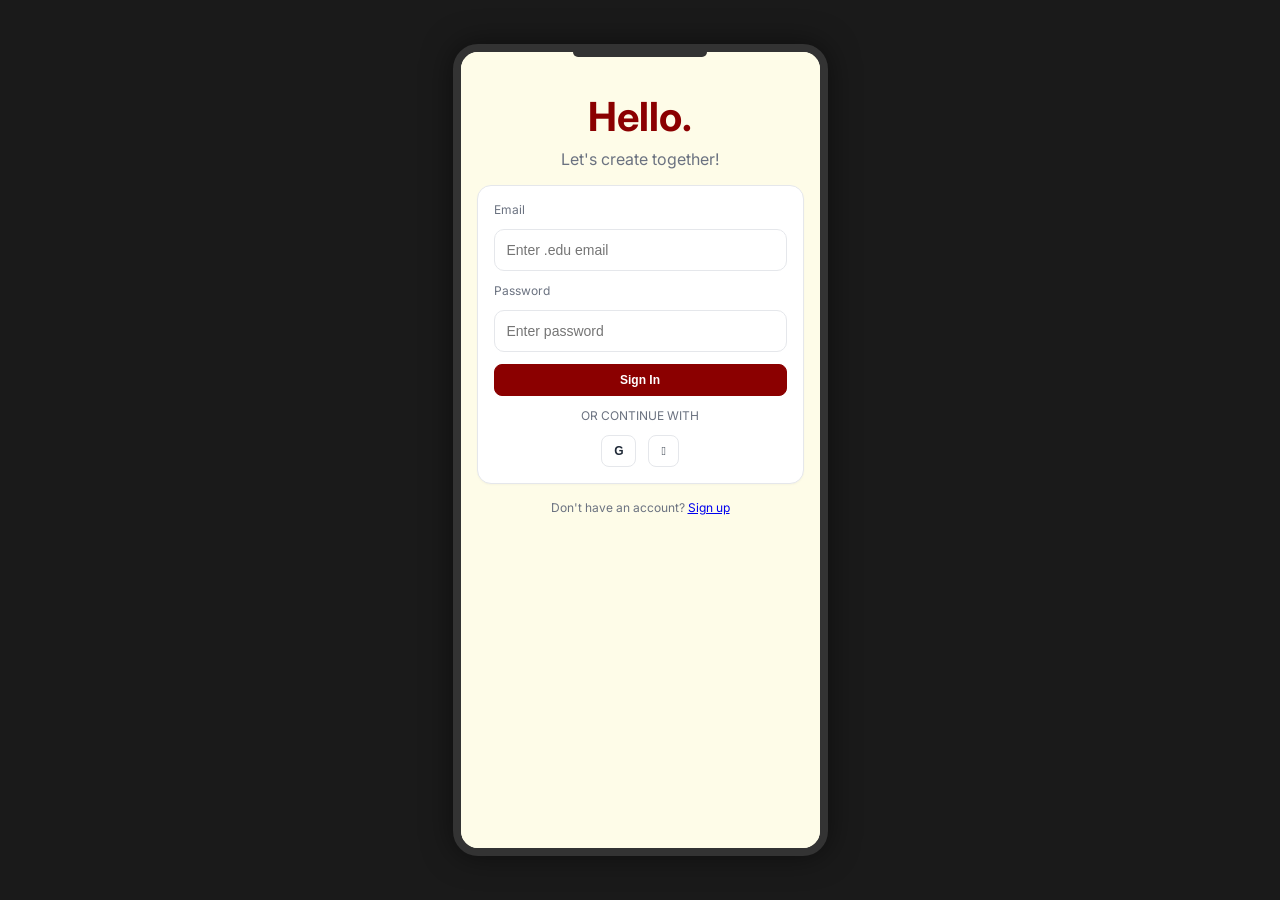
<file: index.html>
<!doctype html>
<html lang="en">
<head>
  <meta charset="utf-8" />
  <meta name="viewport" content="width=device-width, initial-scale=1" />
  <title>CoCreate – Sign In</title>
  <link rel="stylesheet" href="assets/css/styles.css" />
</head>
<body>
  <div class="mobile-frame">
    <div class="mobile-content">
      <div class="container">
    <div class="center">
      <div class="brand-hello">Hello.</div>
      <div class="subtitle">Let's create together!</div>
    </div>

    <div class="card" style="margin-top:16px">
      <div class="form">
        <label class="small">Email</label>
        <input id="email" type="email" placeholder="Enter .edu email" />
        <label class="small">Password</label>
        <div class="row">
          <input id="password" type="password" placeholder="Enter password" />
        </div>
        <button id="signin" class="button primary block">Sign In</button>
        <div class="center small">OR CONTINUE WITH</div>
        <div class="row" style="justify-content:center">
          <button class="button">G</button>
          <button class="button"></button>
        </div>
      </div>
    </div>

    <div class="center small" style="margin-top:16px">Don't have an account? <a href="signup.html">Sign up</a></div>
      </div>
    </div>
  </div>

  <script src="assets/js/data.js"></script>
  <script src="assets/js/app.js"></script>
  <script>
    const email = document.getElementById('email');
    const password = document.getElementById('password');
    document.getElementById('signin').addEventListener('click', () => {
      if(!email.value){ CoCreate.toast('Enter email'); return; }
      // Lightweight sign-in: if email matches known, sign in, else go signup
      const u = CoCreateData.users.find(x => x.email.toLowerCase() === email.value.toLowerCase());
      if(u){
        CoCreate.saveCurrentUser(u);
        CoCreate.toast('Welcome back, ' + u.name.split(' ')[0]);
        setTimeout(() => CoCreate.nav('home.html'), 400);
      } else {
        localStorage.setItem('cocreate_prefill_email', email.value);
        CoCreate.nav('signup.html');
      }
    });
  </script>
</body>
</html>
</file>
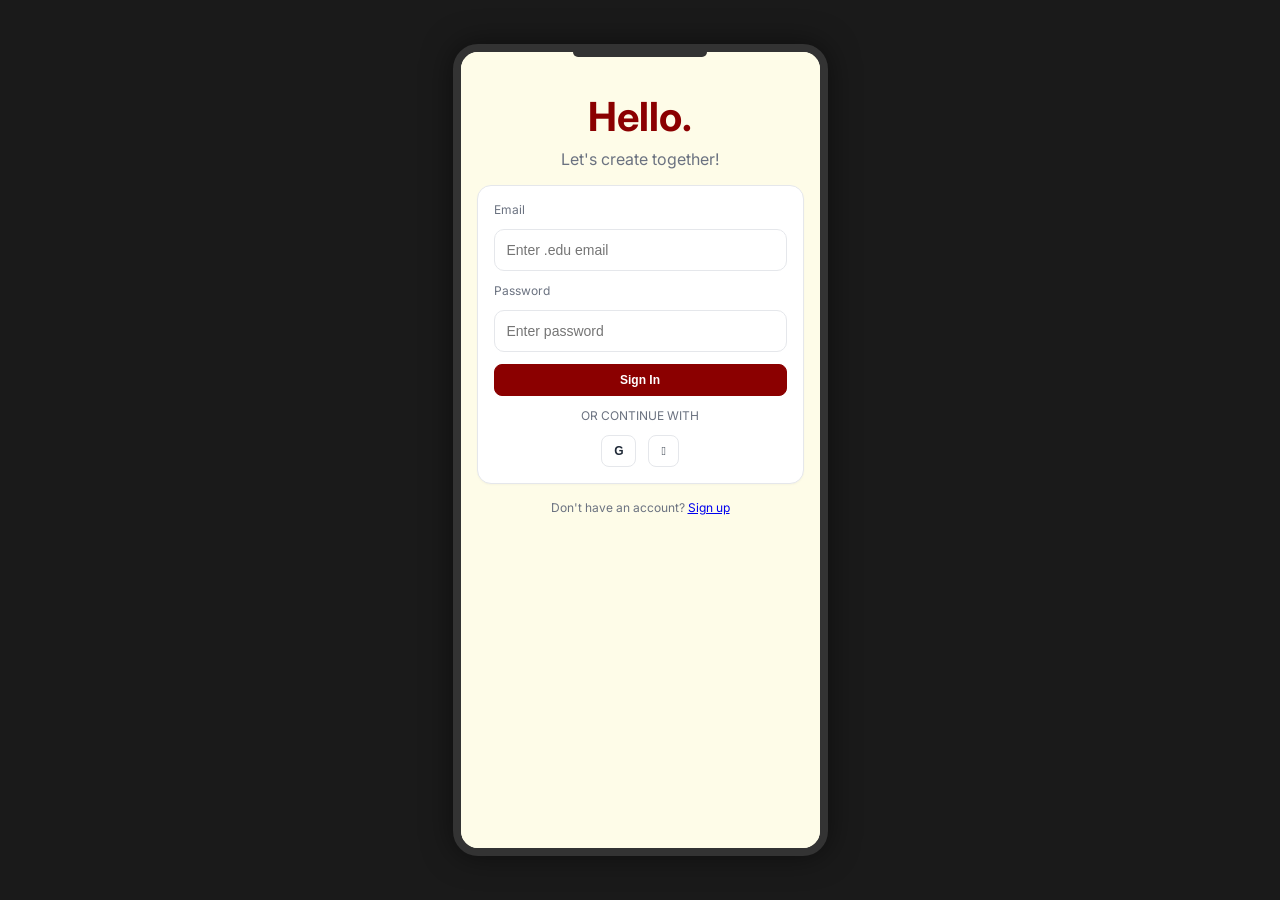
<file: dms.html>
<!doctype html>
<html lang="en">
<head>
  <meta charset="utf-8" />
  <meta name="viewport" content="width=device-width, initial-scale=1" />
  <title>CoCreate – DMs</title>
  <link rel="stylesheet" href="assets/css/styles.css" />
</head>
<body>
  <div class="mobile-frame">
    <div class="mobile-content">
      <div class="container">
    <div class="header">
      <button class="button" onclick="CoCreate.nav('home.html')">←</button>
      <div class="title">Messages</div>
    </div>

    <div id="conversations"></div>

    <div class="footer-space"></div>
      </div>
    </div>
    
    <div class="navbar">
    <a onclick="CoCreate.nav('home.html')">Home</a>
    <a class="active">DMs</a>
    <a onclick="CoCreate.nav('saved.html')">Saved</a>
    <a onclick="CoCreate.nav('profile.html')">My Profile</a>
    <a onclick="CoCreate.nav('taskboard.html')">Task Board</a>
    </div>
  </div>

  <script src="assets/js/data.js"></script>
  <script src="assets/js/app.js"></script>
  <script>
    const user = CoCreate.ensureAuth();

    function renderConversations(){
      const container = document.getElementById('conversations');
      
      // Group messages by conversation
      const conversations = {};
      CoCreateData.messages.forEach(msg => {
        const otherId = msg.from === user.id ? msg.to : msg.from;
        if(!conversations[otherId]){
          conversations[otherId] = {
            user: getUserById(otherId) || { id: otherId, name: 'Unknown User', photo: 'https://i.pravatar.cc/100?img=0' },
            messages: []
          };
        }
        conversations[otherId].messages.push(msg);
      });

      if(Object.keys(conversations).length === 0){
        container.innerHTML = `
          <div class="empty-state">
            <div class="icon">💬</div>
            <div>No messages yet</div>
            <div class="small" style="margin-top:8px">Start conversations by messaging project creators from the home feed</div>
          </div>
        `;
        return;
      }

      container.innerHTML = '';
      Object.values(conversations).forEach(conv => {
        const lastMessage = conv.messages[conv.messages.length - 1];
        const isFromMe = lastMessage.from === user.id;
        const timeAgo = new Date(lastMessage.timestamp).toLocaleDateString();
        
        const el = document.createElement('div');
        el.className = 'card';
        el.style.cursor = 'pointer';
        el.innerHTML = `
          <div class="row" style="align-items:center">
            <img class="avatar" src="${conv.user.photo}" />
            <div style="flex:1">
              <div style="font-weight:600">${conv.user.name}</div>
              <div class="small" style="margin-top:2px">
                ${isFromMe ? 'You: ' : ''}${lastMessage.text.slice(0, 50)}${lastMessage.text.length > 50 ? '...' : ''}
              </div>
            </div>
            <div class="small">${timeAgo}</div>
          </div>
        `;
        el.addEventListener('click', () => openConversation(conv.user));
        container.appendChild(el);
      });
    }

    function openConversation(otherUser){
      const modal = document.createElement('div');
      modal.className = 'message-modal';
      modal.innerHTML = `
        <div class="message-content">
          <div class="message-header">
            <div style="font-weight:600">${otherUser.name}</div>
            <button class="button" onclick="this.closest('.message-modal').remove()">×</button>
          </div>
          <div class="message-list" id="message-list">
            ${getConversationMessages(otherUser.id).map(msg => `
              <div class="message-item">
                <div style="font-weight:600; font-size:12px; color: var(--muted)">
                  ${msg.from === user.id ? 'You' : otherUser.name}
                </div>
                <div style="margin-top:4px">${msg.text}</div>
                <div class="small" style="margin-top:2px">${new Date(msg.timestamp).toLocaleString()}</div>
              </div>
            `).join('')}
          </div>
          <div class="message-input">
            <input id="message-text" placeholder="Type your message..." />
            <button class="button primary" onclick="sendMessage('${otherUser.id}')">Send</button>
          </div>
        </div>
      `;
      document.body.appendChild(modal);
      document.getElementById('message-text').focus();
    }

    function getConversationMessages(otherId){
      return CoCreateData.messages
        .filter(msg => (msg.from === user.id && msg.to === otherId) || (msg.from === otherId && msg.to === user.id))
        .sort((a,b) => new Date(a.timestamp) - new Date(b.timestamp));
    }

    window.sendMessage = function(recipientId){
      const text = document.getElementById('message-text').value.trim();
      if(!text) return;
      
      const message = {
        id: 'm' + Date.now(),
        from: user.id,
        to: recipientId,
        text,
        timestamp: new Date().toISOString()
      };
      
      CoCreateData.messages.push(message);
      CoCreate.toast('Message sent');
      document.getElementById('message-text').value = '';
      
      // Refresh the conversation
      const messageList = document.getElementById('message-list');
      const otherUser = getUserById(recipientId);
      messageList.innerHTML = getConversationMessages(recipientId).map(msg => `
        <div class="message-item">
          <div style="font-weight:600; font-size:12px; color: var(--muted)">
            ${msg.from === user.id ? 'You' : otherUser.name}
          </div>
          <div style="margin-top:4px">${msg.text}</div>
          <div class="small" style="margin-top:2px">${new Date(msg.timestamp).toLocaleString()}</div>
        </div>
      `).join('');
    };

    renderConversations();
  </script>
</body>
</html>
</file>
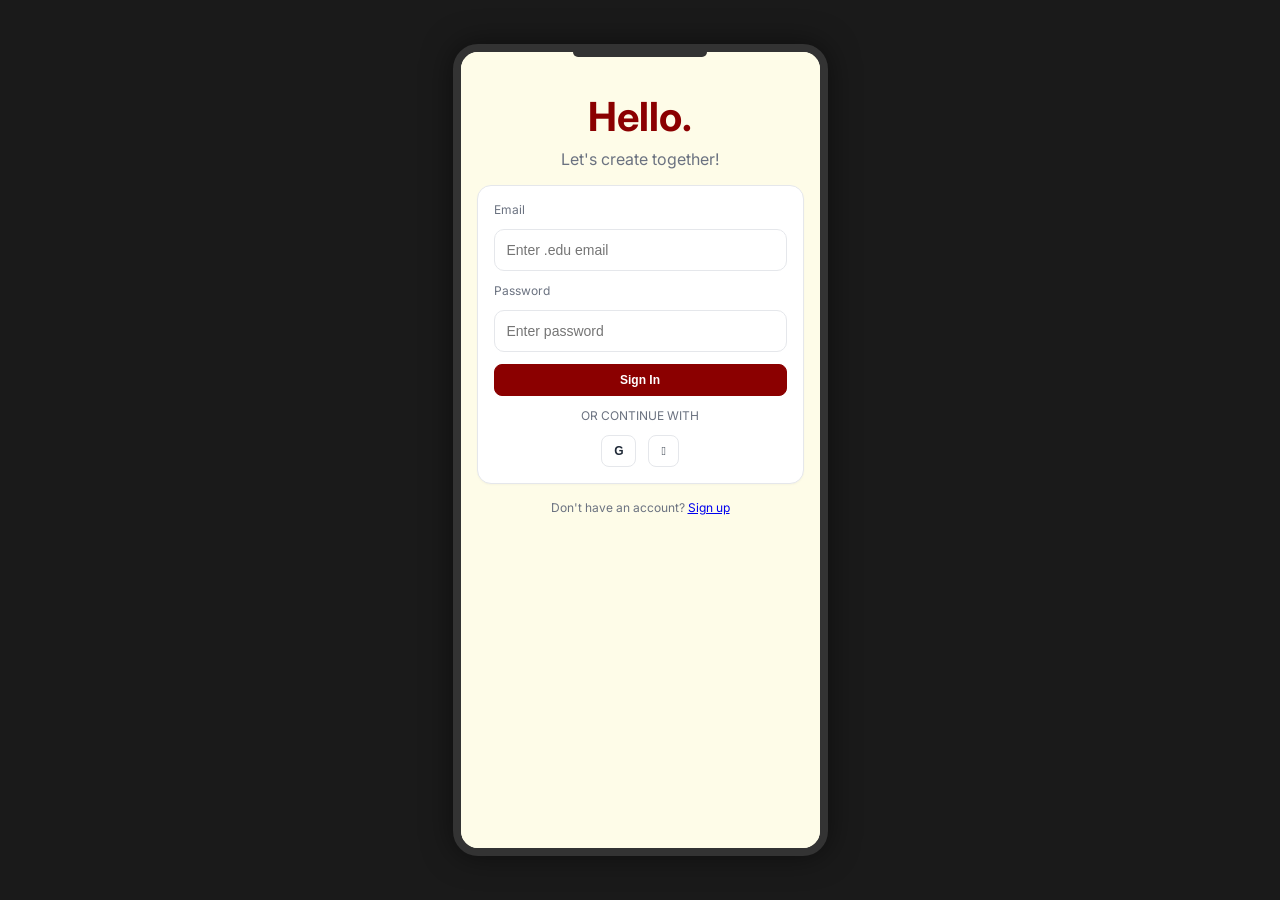
<file: home.html>
<!doctype html>
<html lang="en">
<head>
  <meta charset="utf-8" />
  <meta name="viewport" content="width=device-width, initial-scale=1" />
  <title>CoCreate – Home</title>
  <link rel="stylesheet" href="assets/css/styles.css" />
</head>
<body>
  <div class="mobile-frame">
    <div class="mobile-content">
      <div class="container">
    <div class="header">
      <img id="me" class="avatar" src="" alt="me" />
      <input class="button" style="flex:1; text-align:left" value="Add a project idea ..." onclick="openAddProject()" />
      <button class="button" onclick="CoCreate.nav('share.html')" title="Share">📤</button>
    </div>

    <div style="display: flex; gap: 8px; margin: 16px 0; flex-wrap: wrap;">
      <select id="category-filter" style="background: #fff8dc; border: 1px solid #ffd700; color: #8b0000; padding: 8px 16px; border-radius: 20px; font-size: 14px; font-weight: 600; cursor: pointer; appearance: none; background-image: url('data:image/svg+xml;charset=UTF-8,%3csvg xmlns=\'http://www.w3.org/2000/svg\' viewBox=\'0 0 24 24\' fill=\'none\' stroke=\'%238b0000\' stroke-width=\'2\' stroke-linecap=\'round\' stroke-linejoin=\'round\'%3e%3cpolyline points=\'6,9 12,15 18,9\'%3e%3c/polyline%3e%3c/svg%3e'); background-repeat: no-repeat; background-position: right 8px center; background-size: 12px; padding-right: 28px; min-width: 120px;">
        <option value="all">All Categories</option>
        <option value="Project">Project</option>
        <option value="Hackathon">Hackathon</option>
        <option value="Case Comp">Case Comp</option>
      </select>
      <select id="sort-filter" style="background: #fff8dc; border: 1px solid #ffd700; color: #8b0000; padding: 8px 16px; border-radius: 20px; font-size: 14px; font-weight: 600; cursor: pointer; appearance: none; background-image: url('data:image/svg+xml;charset=UTF-8,%3csvg xmlns=\'http://www.w3.org/2000/svg\' viewBox=\'0 0 24 24\' fill=\'none\' stroke=\'%238b0000\' stroke-width=\'2\' stroke-linecap=\'round\' stroke-linejoin=\'round\'%3e%3cpolyline points=\'6,9 12,15 18,9\'%3e%3c/polyline%3e%3c/svg%3e'); background-repeat: no-repeat; background-position: right 8px center; background-size: 12px; padding-right: 28px; min-width: 100px;">
        <option value="latest">Latest</option>
        <option value="match">Best Match</option>
        <option value="saved">Most Saved</option>
      </select>
      <select id="skill-filter" style="background: #fff8dc; border: 1px solid #ffd700; color: #8b0000; padding: 8px 16px; border-radius: 20px; font-size: 14px; font-weight: 600; cursor: pointer; appearance: none; background-image: url('data:image/svg+xml;charset=UTF-8,%3csvg xmlns=\'http://www.w3.org/2000/svg\' viewBox=\'0 0 24 24\' fill=\'none\' stroke=\'%238b0000\' stroke-width=\'2\' stroke-linecap=\'round\' stroke-linejoin=\'round\'%3e%3cpolyline points=\'6,9 12,15 18,9\'%3e%3c/polyline%3e%3c/svg%3e'); background-repeat: no-repeat; background-position: right 8px center; background-size: 12px; padding-right: 28px; min-width: 100px;">
        <option value="all">All Skills</option>
        <option value="React">React</option>
        <option value="Figma">Figma</option>
        <option value="Data Visualization">Data Viz</option>
        <option value="UX Design">UX Design</option>
        <option value="API Integration">API</option>
      </select>
    </div>

    <div id="feed"></div>

    <div class="section-title">Suggested projects for you</div>
    <div id="suggested"></div>

    <div class="footer-space"></div>
      </div>
    </div>
    
    <div class="navbar">
    <a class="active">Home</a>
    <a onclick="CoCreate.nav('dms.html')">DMs</a>
    <a onclick="CoCreate.nav('saved.html')">Saved</a>
    <a onclick="CoCreate.nav('profile.html')">My Profile</a>
    <a onclick="CoCreate.nav('taskboard.html')">Task Board</a>
    </div>
  </div>

  <script src="assets/js/data.js"></script>
  <script src="assets/js/app.js"></script>
  <script src="assets/js/matching.js"></script>
  <script>
    const user = CoCreate.ensureAuth();
    document.getElementById('me').src = user.photo;

    let currentFilter = 'all';
    let currentSort = 'latest';
    let currentSkill = 'all';

    function openAddProject(){
      const title = prompt('Project title');
      if(!title) return;
      const overview = prompt('Short overview') || '';
      const category = prompt('Category (Project / Hackathon / Case Comp)') || 'Project';
      const skills = prompt('Required skills (comma separated)') || '';
      const p = {
        id: 'p' + Date.now(),
        title,
        overview,
        category,
        requiredSkills: skills.split(',').map(s=>s.trim()).filter(Boolean),
        timeRequired: '3-5 hours/week',
        creatorId: user.id,
        team: [],
        savedBy: [],
        postedAt: new Date().toDateString()
      };
      CoCreateData.projects.unshift(p);
      CoCreate.toast('Project added');
      render();
    }

    function openMessageModal(){
      const modal = document.createElement('div');
      modal.className = 'message-modal';
      modal.innerHTML = `
        <div class="message-content">
          <div class="message-header">
            <div style="font-weight:600">Messages</div>
            <button class="button" onclick="this.closest('.message-modal').remove()">×</button>
          </div>
          <div class="message-list">
            <div class="message-item">
              <div class="small">No messages yet. Start conversations by messaging project creators!</div>
            </div>
          </div>
        </div>
      `;
      document.body.appendChild(modal);
    }

    function render(){
      let projects = [...CoCreateData.projects];
      
      // Filter by category
      if(currentFilter !== 'all'){
        projects = projects.filter(p => p.category === currentFilter);
      }
      
      // Filter by skill
      if(currentSkill !== 'all'){
        projects = projects.filter(p => p.requiredSkills.includes(currentSkill));
      }
      
      // Sort
      if(currentSort === 'latest'){
        projects.sort((a,b) => new Date(b.postedAt) - new Date(a.postedAt));
      } else if(currentSort === 'match'){
        projects.sort((a,b) => {
          const aMatch = computeMatchPercent(user.skills||[], a.requiredSkills||[]);
          const bMatch = computeMatchPercent(user.skills||[], b.requiredSkills||[]);
          return bMatch - aMatch;
        });
      } else if(currentSort === 'saved'){
        projects.sort((a,b) => b.savedBy.length - a.savedBy.length);
      }

      const feed = document.getElementById('feed');
      feed.innerHTML = '';
      projects.forEach(p => {
        const creator = getUserById(p.creatorId) || user;
        const percent = computeMatchPercent(user.skills||[], p.requiredSkills||[]);
        const el = document.createElement('div');
        el.className = 'card project-card';
        el.innerHTML = `
          <div class="badge">${p.category}</div>
          <div class="meta">
            <img class="avatar" src="${creator.photo}" />
            <div>${creator.name} · <span class="small">${p.postedAt}</span></div>
          </div>
          <div style="font-weight:700">${p.title}</div>
          <div class="small" style="margin-top:6px">${p.overview}</div>
          <div class="chips" style="margin-top:10px">${p.requiredSkills.map(s=>`<span class='chip'>${s}</span>`).join('')}</div>
          <div style="margin-top:8px">${renderMatchChip(percent)}</div>
          <div class="actions" style="display:flex; gap:8px; align-items:center">
            <button class="button primary" onclick="openProject('${p.id}')">View</button>
            <button class="button" onclick="messageCreator('${creator.id}')" style="background:var(--primary); color:#fff; border-color:var(--primary)">Message</button>
            <button onclick="saveProject('${p.id}')" style="background:none; border:none; font-size:20px; cursor:pointer; color:${p.savedBy.includes(user.id)?'var(--primary)':'var(--muted)'}" title="${p.savedBy.includes(user.id)?'Saved':'Save'}">${p.savedBy.includes(user.id)?'🔖':'📌'}</button>
          </div>
        `;
        feed.appendChild(el);
      });

      const suggested = document.getElementById('suggested');
      suggested.innerHTML = '';
      CoCreateData.projects
        .map(p => ({ p, percent: computeMatchPercent(user.skills||[], p.requiredSkills||[]) }))
        .sort((a,b)=>b.percent-a.percent)
        .slice(0,3)
        .forEach(({p, percent}) => {
          const item = document.createElement('div');
          item.className = 'card';
          item.innerHTML = `
            <div class="row" style="justify-content:space-between; align-items:center">
              <div>
                <div style="font-weight:600">${p.title}</div>
                <div class="small">Overview: ${p.overview.slice(0,60)}...</div>
              </div>
              ${renderMatchChip(percent)}
            </div>
            <div class="actions" style="margin-top:8px; display:flex; gap:8px; align-items:center">
              <button class="button" onclick="openProject('${p.id}')">Open</button>
              <button class="button primary" onclick="joinProject('${p.id}')">Join</button>
              <button onclick="saveProject('${p.id}')" style="background:none; border:none; font-size:18px; cursor:pointer; color:${p.savedBy.includes(user.id)?'var(--primary)':'var(--muted)'}" title="${p.savedBy.includes(user.id)?'Saved':'Save'}">${p.savedBy.includes(user.id)?'🔖':'📌'}</button>
            </div>
          `;
          suggested.appendChild(item);
        });
    }

    // Filter handlers
    document.getElementById('category-filter').addEventListener('change', (e) => {
      currentFilter = e.target.value;
      render();
    });
    
    document.getElementById('sort-filter').addEventListener('change', (e) => {
      currentSort = e.target.value;
      render();
    });
    
    document.getElementById('skill-filter').addEventListener('change', (e) => {
      currentSkill = e.target.value;
      render();
    });

    window.saveProject = function(id){
      const p = getProjectById(id); if(!p) return;
      if(!p.savedBy.includes(user.id)) p.savedBy.push(user.id);
      CoCreate.saveData();
      CoCreate.toast('Saved');
      render();
    };

    window.messageCreator = function(uid){
      const u = getUserById(uid) || user;
      const modal = document.createElement('div');
      modal.className = 'message-modal';
      modal.innerHTML = `
        <div class="message-content">
          <div class="message-header">
            <div style="font-weight:600">Message ${u.name}</div>
            <button class="button" onclick="this.closest('.message-modal').remove()">×</button>
          </div>
          <div class="message-list" id="message-list">
            <div class="message-item">
              <div class="small">No messages yet. Start the conversation!</div>
            </div>
          </div>
          <div class="message-input">
            <input id="message-text" placeholder="Type your message..." />
            <button class="button primary" onclick="sendMessage('${u.id}')">Send</button>
          </div>
        </div>
      `;
      document.body.appendChild(modal);
      document.getElementById('message-text').focus();
    };

    window.sendMessage = function(recipientId){
      const text = document.getElementById('message-text').value.trim();
      if(!text) return;
      
      const message = {
        id: 'm' + Date.now(),
        from: user.id,
        to: recipientId,
        text,
        timestamp: new Date().toISOString()
      };
      
      CoCreateData.messages.push(message);
      CoCreate.saveData();
      CoCreate.toast('Message sent');
      document.getElementById('message-text').value = '';
    };

    window.openProject = function(id){
      localStorage.setItem('cocreate_project_id', id);
      CoCreate.nav('project.html');
    };

    window.joinProject = function(id){
      const p = getProjectById(id); if(!p) return;
      if(!p.team.includes(user.id)) p.team.push(user.id);
      CoCreate.saveData();
      CoCreate.toast('Request to join sent');
      render();
    };

    render();
  </script>
</body>
</html>
</file>
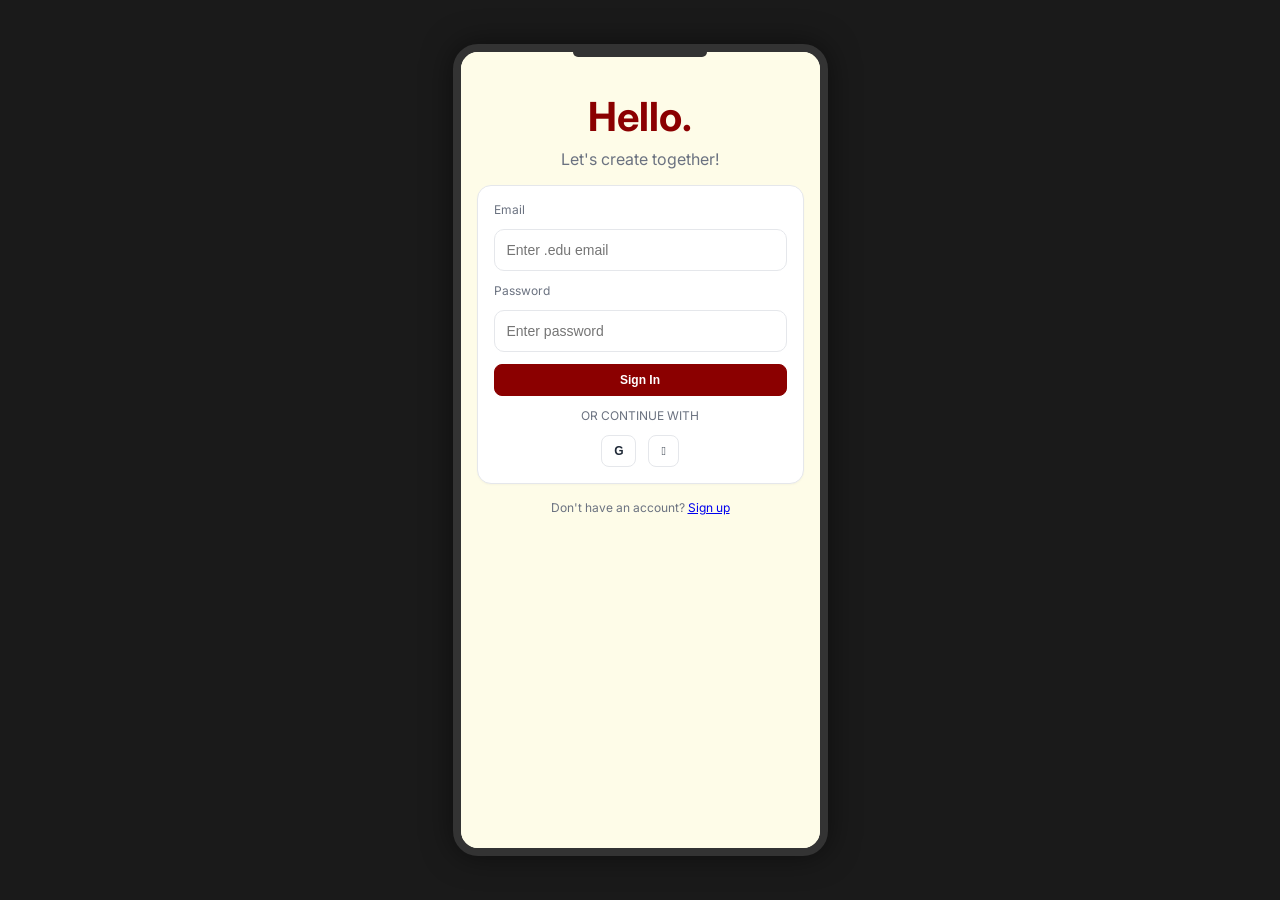
<file: matching.html>
<!doctype html>
<html lang="en">
<head>
  <meta charset="utf-8" />
  <meta name="viewport" content="width=device-width, initial-scale=1" />
  <title>CoCreate – Matching</title>
  <link rel="stylesheet" href="assets/css/styles.css" />
</head>
<body>
  <div class="mobile-frame">
    <div class="mobile-content">
      <div class="container">
    <div class="header">
      <button class="button" onclick="CoCreate.nav('home.html')">←</button>
      <div class="title">Suggested for you</div>
    </div>

    <div class="card">
      <div class="kpi"><span class="num" id="skill-count">0</span> skills in your profile</div>
      <div class="small" style="margin-top:6px">We match by overlapping skills between your profile and project requirements.</div>
    </div>

    <div id="list" style="margin-top:12px"></div>
    <div class="footer-space"></div>
      </div>
    </div>
    
    <div class="navbar">
    <a onclick="CoCreate.nav('home.html')" class="active">Home</a>
    <a onclick="CoCreate.nav('dms.html')">DMs</a>
    <a onclick="CoCreate.nav('saved.html')">Saved</a>
    <a onclick="CoCreate.nav('profile.html')">My Profile</a>
    <a onclick="CoCreate.nav('taskboard.html')">Task Board</a>
    </div>
  </div>

  <script src="assets/js/data.js"></script>
  <script src="assets/js/app.js"></script>
  <script src="assets/js/matching.js"></script>
  <script>
    const user = CoCreate.ensureAuth();
    document.getElementById('skill-count').textContent = (user.skills||[]).length;

    function render(){
      const list = document.getElementById('list');
      list.innerHTML = '';
      CoCreateData.projects
        .map(p => {
          const overlap = (p.requiredSkills||[]).filter(s => (user.skills||[]).includes(s));
          const percent = computeMatchPercent(user.skills||[], p.requiredSkills||[]);
          return { p, percent, overlap };
        })
        .sort((a,b)=>b.percent-a.percent)
        .forEach(({p, percent, overlap}) => {
          const card = document.createElement('div');
          card.className = 'card';
          card.innerHTML = `
            <div class="row" style="justify-content:space-between; align-items:center">
              <div style="font-weight:600">${p.title}</div>
              ${renderMatchChip(percent)}
            </div>
            <div class="small" style="margin-top:6px">${p.overview}</div>
            <div class="section-title">Why this matches</div>
            <div class="chips">${overlap.map(s=>`<span class='chip accent'>${s}</span>`).join('') || '<span class="small">No direct overlap yet</span>'}</div>
            <div class="actions" style="margin-top:10px">
              <button class="button" onclick="CoCreate.nav('project.html'); localStorage.setItem('cocreate_project_id', '${p.id}')">Open</button>
              <button class="button primary" onclick="CoCreate.nav('home.html')">Go back</button>
            </div>
          `;
          list.appendChild(card);
        });
    }

    function openMessageModal(){
      const modal = document.createElement('div');
      modal.className = 'message-modal';
      modal.innerHTML = `
        <div class="message-content">
          <div class="message-header">
            <div style="font-weight:600">Messages</div>
            <button class="button" onclick="this.closest('.message-modal').remove()">×</button>
          </div>
          <div class="message-list">
            <div class="message-item">
              <div class="small">No messages yet. Start conversations by messaging project creators!</div>
            </div>
          </div>
        </div>
      `;
      document.body.appendChild(modal);
    }

    render();
  </script>
</body>
</html>
</file>
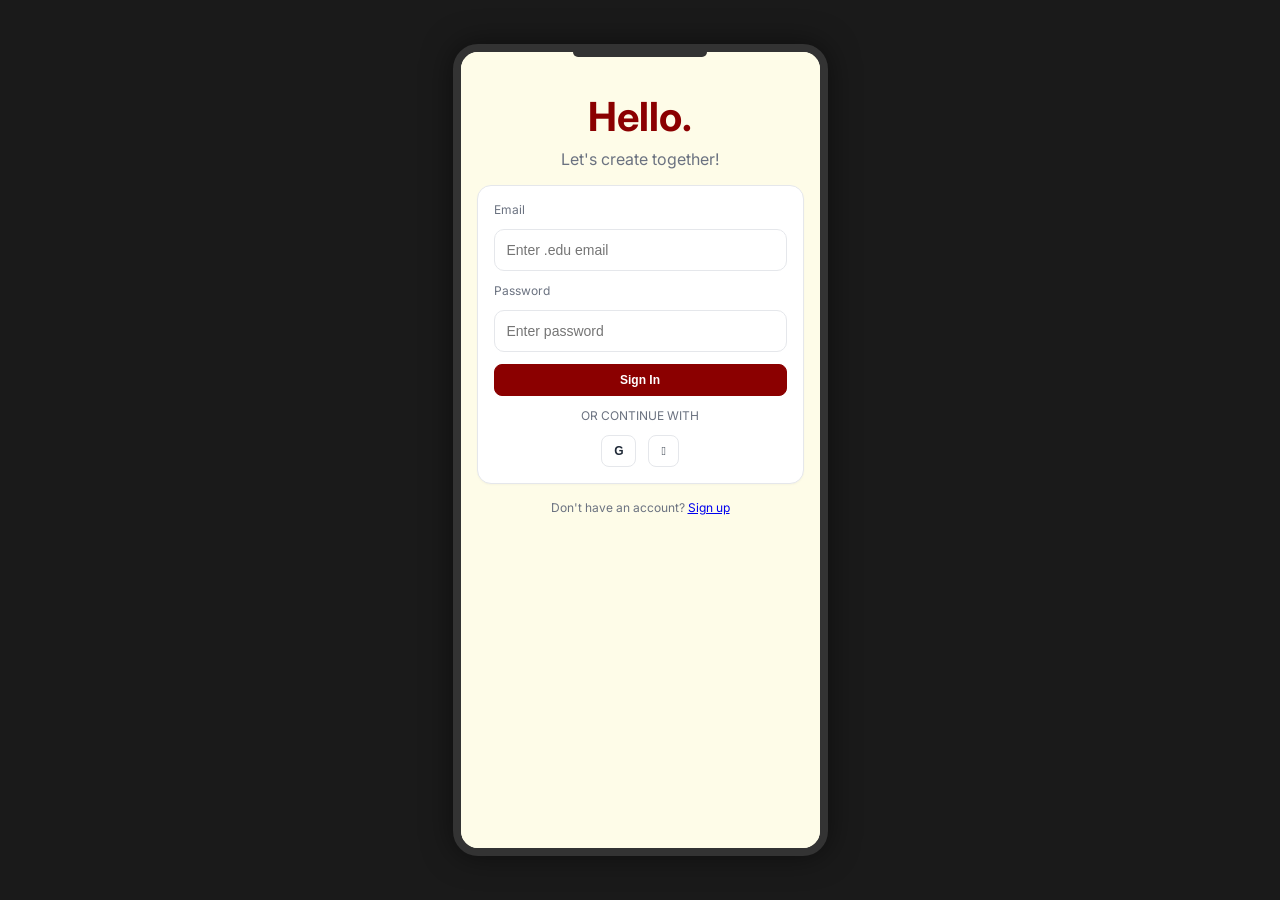
<file: profile.html>
<!doctype html>
<html lang="en">
<head>
  <meta charset="utf-8" />
  <meta name="viewport" content="width=device-width, initial-scale=1" />
  <title>CoCreate – Profile</title>
  <link rel="stylesheet" href="assets/css/styles.css" />
</head>
<body>
  <div class="mobile-frame">
    <div class="mobile-content">
      <div class="container">
    <div class="header">
      <button class="button" onclick="CoCreate.nav('home.html')">←</button>
      <div class="title">My profile</div>
    </div>

    <div class="card">
      <div class="row" style="align-items:center">
        <img id="avatar" class="avatar" src="" alt="avatar" />
        <div>
          <div id="name" style="font-weight:700">Name</div>
          <div class="small" id="school">Add school</div>
        </div>
      </div>
      <div class="row" style="margin-top:12px">
        <button class="button">Share profile</button>
        <button class="button">Add project</button>
      </div>
      <div class="section-title">Profile Completion</div>
      <div class="progress"><span id="progressbar"></span></div>
    </div>

    <div class="card" style="margin-top:12px">
      <div class="section-title">Basics</div>
      <div class="form">
        <input id="input-name" placeholder="Full name" />
        <input id="input-school" placeholder="Program, School" />
        <input id="input-location" placeholder="Location" />
      </div>
      <div class="section-title">Skills</div>
      <div class="form">
        <div class="row">
          <input id="skill-input" placeholder="Add a skill" />
          <button id="add-skill" class="button">Add</button>
        </div>
        <div id="skills" class="chips"></div>
      </div>
      <div class="section-title">Resume</div>
      <div class="form">
        <input id="resume" placeholder="Paste resume link (Google Drive, etc.)" />
      </div>
      <div class="section-title">Profile Photo</div>
      <div class="upload">
        Paste image URL: <input id="photo" placeholder="https://..." />
      </div>
      <div class="row" style="margin-top:12px">
        <button id="save" class="button primary">Save</button>
        <button class="button" onclick="CoCreate.nav('home.html')">Go to Home</button>
      </div>
    </div>

    <div class="footer-space"></div>
      </div>
    </div>
    
    <div class="navbar">
    <a onclick="CoCreate.nav('home.html')">Home</a>
    <a onclick="CoCreate.nav('dms.html')">DMs</a>
    <a onclick="CoCreate.nav('saved.html')">Saved</a>
    <a class="active">My Profile</a>
    <a onclick="CoCreate.nav('taskboard.html')">Task Board</a>
    </div>
  </div>

  <script src="assets/js/data.js"></script>
  <script src="assets/js/app.js"></script>
  <script>
    const user = CoCreate.ensureAuth();
    document.getElementById('avatar').src = user.photo;
    document.getElementById('name').textContent = user.name;
    document.getElementById('school').textContent = user.school || 'Add school';

    // Prefill inputs
    document.getElementById('input-name').value = user.name || '';
    document.getElementById('input-school').value = user.school || '';
    document.getElementById('resume').value = user.resumeUrl || '';
    document.getElementById('photo').value = user.photo || '';

    function renderSkills(){
      const el = document.getElementById('skills');
      el.innerHTML = '';
      (user.skills || []).forEach((s, idx) => {
        const chip = document.createElement('span');
        chip.className = 'chip';
        chip.textContent = s;
        chip.style.cursor = 'pointer';
        chip.title = 'Click to remove';
        chip.addEventListener('click', () => { user.skills.splice(idx,1); renderSkills(); updateProgress(); });
        el.appendChild(chip);
      });
    }

    document.getElementById('add-skill').addEventListener('click', () => {
      const v = document.getElementById('skill-input').value.trim();
      if(!v) return;
      user.skills = user.skills || [];
      if(!user.skills.includes(v)) user.skills.push(v);
      document.getElementById('skill-input').value='';
      renderSkills(); updateProgress();
    });

    function updateProgress(){
      const filled = [
        !!(document.getElementById('input-name').value.trim()),
        !!(document.getElementById('input-school').value.trim()),
        (user.skills||[]).length>0,
        !!(document.getElementById('resume').value.trim()),
        !!(document.getElementById('photo').value.trim())
      ].filter(Boolean).length;
      const percent = Math.round((filled/5)*100);
      document.getElementById('progressbar').style.width = percent + '%';
    }

    document.getElementById('save').addEventListener('click', () => {
      user.name = document.getElementById('input-name').value.trim();
      user.school = document.getElementById('input-school').value.trim();
      user.resumeUrl = document.getElementById('resume').value.trim();
      const photo = document.getElementById('photo').value.trim();
      if(photo) user.photo = photo;
      CoCreate.saveCurrentUser(user);
      document.getElementById('avatar').src = user.photo;
      document.getElementById('name').textContent = user.name;
      document.getElementById('school').textContent = user.school || 'Add school';
      CoCreate.toast('Profile saved');
      updateProgress();
    });

    function openMessageModal(){
      const modal = document.createElement('div');
      modal.className = 'message-modal';
      modal.innerHTML = `
        <div class="message-content">
          <div class="message-header">
            <div style="font-weight:600">Messages</div>
            <button class="button" onclick="this.closest('.message-modal').remove()">×</button>
          </div>
          <div class="message-list">
            <div class="message-item">
              <div class="small">No messages yet. Start conversations by messaging project creators!</div>
            </div>
          </div>
        </div>
      `;
      document.body.appendChild(modal);
    }

    renderSkills();
    updateProgress();
  </script>
</body>
</html>
</file>
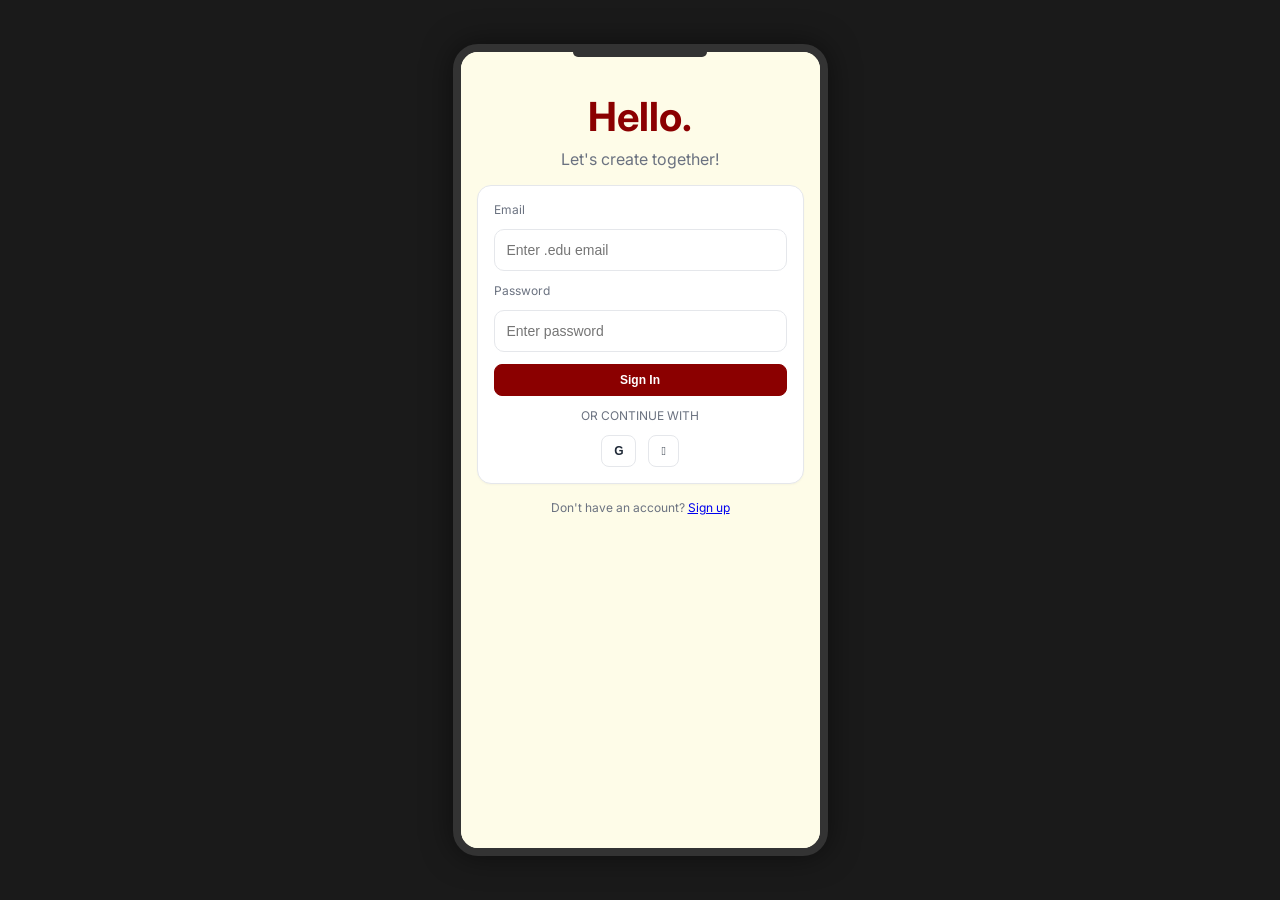
<file: project.html>
<!doctype html>
<html lang="en">
<head>
  <meta charset="utf-8" />
  <meta name="viewport" content="width=device-width, initial-scale=1" />
  <title>CoCreate – Project</title>
  <link rel="stylesheet" href="assets/css/styles.css" />
</head>
<body>
  <div class="mobile-frame">
    <div class="mobile-content">
      <div class="container">
    <div class="header">
      <button class="button" onclick="CoCreate.nav('home.html')">←</button>
      <div class="title">Project details</div>
    </div>

    <div id="content"></div>

    <div class="footer-space"></div>
      </div>
    </div>
    
    <div class="navbar">
    <a onclick="CoCreate.nav('home.html')" class="active">Home</a>
    <a onclick="CoCreate.nav('dms.html')">DMs</a>
    <a onclick="CoCreate.nav('saved.html')">Saved</a>
    <a onclick="CoCreate.nav('profile.html')">My Profile</a>
    <a onclick="CoCreate.nav('taskboard.html')">Task Board</a>
    </div>
  </div>

  <script src="assets/js/data.js"></script>
  <script src="assets/js/app.js"></script>
  <script src="assets/js/matching.js"></script>
  <script>
    const user = CoCreate.ensureAuth();
    const id = localStorage.getItem('cocreate_project_id');
    const p = getProjectById(id) || CoCreateData.projects[0];

    function render(){
      const creator = getUserById(p.creatorId) || user;
      const percent = computeMatchPercent(user.skills||[], p.requiredSkills||[]);
      const root = document.getElementById('content');
      root.innerHTML = `
        <div class="card">
          <div class="badge">${p.category}</div>
          <div style="font-weight:700; font-size:18px">${p.title}</div>
          <div class="small" style="margin-top:6px">${p.overview}</div>
          <div class="section-title">Skills required</div>
          <div class="chips">${p.requiredSkills.map(s=>`<span class='chip'>${s}</span>`).join('')}</div>
          <div class="section-title">Time required</div>
          <div>${p.timeRequired}</div>
          <div class="section-title">Your fit</div>
          ${renderMatchChip(percent)}
          <div class="actions" style="margin-top:12px; display:flex; gap:8px; align-items:center">
            <button class="button primary" onclick="join()">Join project</button>
            <button class="button" onclick="message()" style="background:var(--primary); color:#fff; border-color:var(--primary)">Message</button>
            <button onclick="save()" style="background:none; border:none; font-size:20px; cursor:pointer; color:${p.savedBy.includes(user.id)?'var(--primary)':'var(--muted)'}" title="${p.savedBy.includes(user.id)?'Saved':'Save'}">${p.savedBy.includes(user.id)?'🔖':'📌'}</button>
          </div>
        </div>

        <div class="card" style="margin-top:12px">
          <div class="section-title">Creator</div>
          <div class="row" style="align-items:center">
            <img class="avatar" src="${creator.photo}" />
            <div>
              <div style="font-weight:600">${creator.name}</div>
              <div class="small">${creator.school || ''}</div>
            </div>
          </div>
          <div class="section-title">Team members</div>
          <div class="chips">${(p.team.length? p.team: []).map(uid=>{
            const u = getUserById(uid)||user; return `<span class='chip'>${u.name}</span>`;
          }).join('') || '<span class="small">No members yet</span>'}
          </div>
        </div>
      `;
    }

    function openMessageModal(){
      const modal = document.createElement('div');
      modal.className = 'message-modal';
      modal.innerHTML = `
        <div class="message-content">
          <div class="message-header">
            <div style="font-weight:600">Messages</div>
            <button class="button" onclick="this.closest('.message-modal').remove()">×</button>
          </div>
          <div class="message-list">
            <div class="message-item">
              <div class="small">No messages yet. Start conversations by messaging project creators!</div>
            </div>
          </div>
        </div>
      `;
      document.body.appendChild(modal);
    }

    window.save = function(){ 
      if(!p.savedBy.includes(user.id)) p.savedBy.push(user.id); 
      CoCreate.toast('Saved'); 
    };
    
    window.message = function(){ 
      const creator = getUserById(p.creatorId) || user;
      const modal = document.createElement('div');
      modal.className = 'message-modal';
      modal.innerHTML = `
        <div class="message-content">
          <div class="message-header">
            <div style="font-weight:600">Message ${creator.name}</div>
            <button class="button" onclick="this.closest('.message-modal').remove()">×</button>
          </div>
          <div class="message-list" id="message-list">
            <div class="message-item">
              <div class="small">No messages yet. Start the conversation!</div>
            </div>
          </div>
          <div class="message-input">
            <input id="message-text" placeholder="Type your message..." />
            <button class="button primary" onclick="sendMessage('${creator.id}')">Send</button>
          </div>
        </div>
      `;
      document.body.appendChild(modal);
      document.getElementById('message-text').focus();
    };
    
    window.join = function(){ 
      if(!p.team.includes(user.id)) p.team.push(user.id); 
      CoCreate.toast('Joined'); 
      render(); 
    };

    window.sendMessage = function(recipientId){
      const text = document.getElementById('message-text').value.trim();
      if(!text) return;
      
      const message = {
        id: 'm' + Date.now(),
        from: user.id,
        to: recipientId,
        text,
        timestamp: new Date().toISOString()
      };
      
      CoCreateData.messages.push(message);
      CoCreate.toast('Message sent');
      document.getElementById('message-text').value = '';
    };

    render();
  </script>
</body>
</html>
</file>
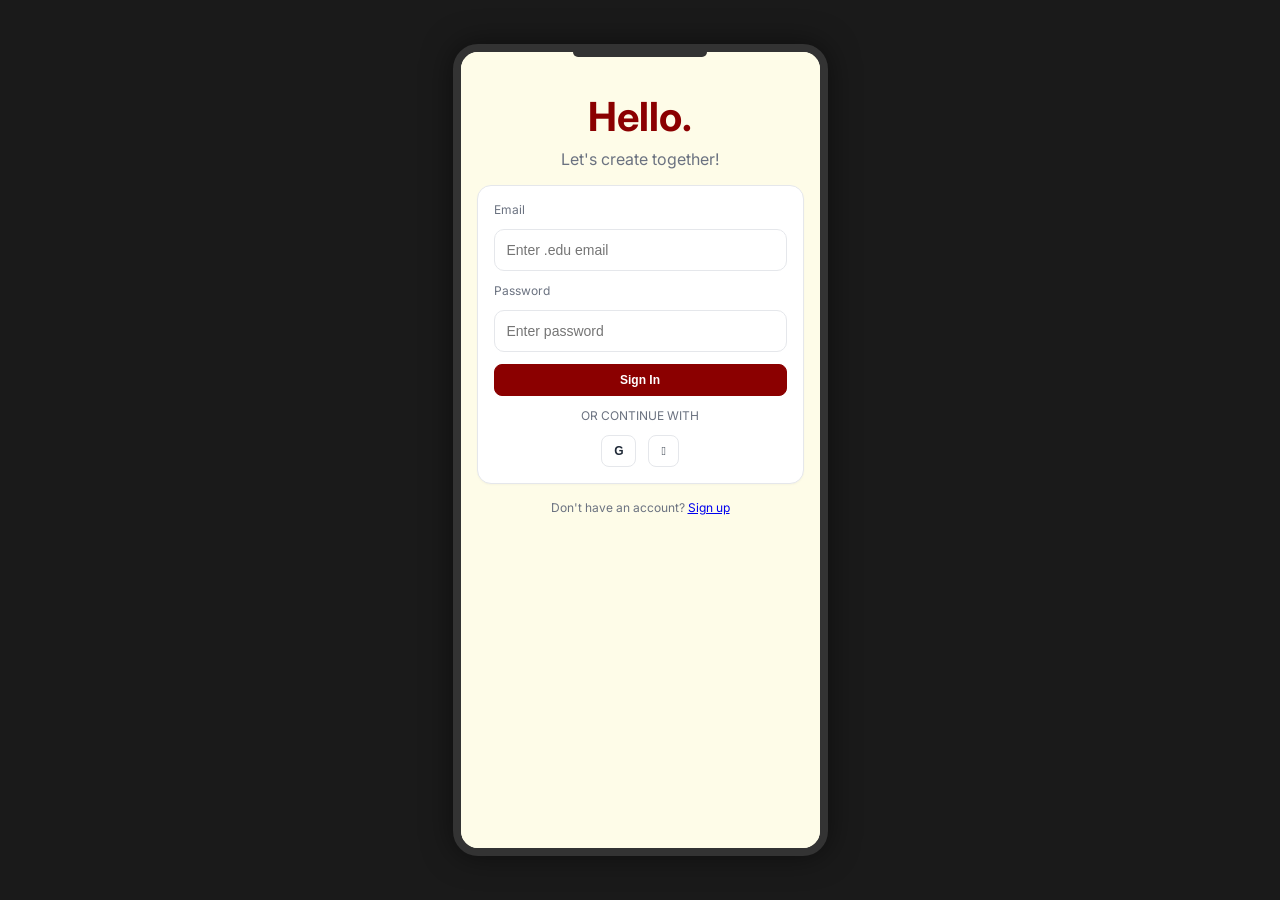
<file: saved.html>
<!doctype html>
<html lang="en">
<head>
  <meta charset="utf-8" />
  <meta name="viewport" content="width=device-width, initial-scale=1" />
  <title>CoCreate – Saved Projects</title>
  <link rel="stylesheet" href="assets/css/styles.css" />
</head>
<body>
  <div class="mobile-frame">
    <div class="mobile-content">
      <div class="container">
    <div class="header">
      <button class="button" onclick="CoCreate.nav('home.html')">←</button>
      <div class="title">Saved Projects</div>
    </div>

    <div id="saved-projects"></div>

    <div class="footer-space"></div>
      </div>
    </div>
    
    <div class="navbar">
    <a onclick="CoCreate.nav('home.html')">Home</a>
    <a onclick="CoCreate.nav('dms.html')">DMs</a>
    <a class="active">Saved</a>
    <a onclick="CoCreate.nav('profile.html')">My Profile</a>
    <a onclick="CoCreate.nav('taskboard.html')">Task Board</a>
    </div>
  </div>

  <script src="assets/js/data.js"></script>
  <script src="assets/js/app.js"></script>
  <script src="assets/js/matching.js"></script>
  <script>
    const user = CoCreate.ensureAuth();

    function render(){
      const saved = CoCreateData.projects.filter(p => p.savedBy.includes(user.id));
      const container = document.getElementById('saved-projects');
      
      if(saved.length === 0){
        container.innerHTML = `
          <div class="empty-state">
            <div class="icon">📌</div>
            <div>No saved projects yet</div>
            <div class="small" style="margin-top:8px">Save projects you're interested in to find them here later</div>
          </div>
        `;
        return;
      }

      container.innerHTML = '';
      saved.forEach(p => {
        const creator = getUserById(p.creatorId) || user;
        const percent = computeMatchPercent(user.skills||[], p.requiredSkills||[]);
        const el = document.createElement('div');
        el.className = 'card project-card';
        el.innerHTML = `
          <div class="badge">${p.category}</div>
          <div class="meta">
            <img class="avatar" src="${creator.photo}" />
            <div>${creator.name} · <span class="small">${p.postedAt}</span></div>
          </div>
          <div style="font-weight:700">${p.title}</div>
          <div class="small" style="margin-top:6px">${p.overview}</div>
          <div class="chips" style="margin-top:10px">${p.requiredSkills.map(s=>`<span class='chip'>${s}</span>`).join('')}</div>
          <div style="margin-top:8px">${renderMatchChip(percent)}</div>
          <div class="actions" style="margin-top:12px; display:flex; gap:8px; align-items:center">
            <button class="button primary" onclick="openProject('${p.id}')">View</button>
            <button class="button" onclick="messageCreator('${creator.id}')" style="background:var(--primary); color:#fff; border-color:var(--primary)">Message</button>
            <button onclick="unsaveProject('${p.id}')" style="background:none; border:none; font-size:20px; cursor:pointer; color:var(--primary)" title="Remove from saved">🔖</button>
          </div>
        `;
        container.appendChild(el);
      });
    }

    window.unsaveProject = function(id){
      const p = getProjectById(id); if(!p) return;
      const idx = p.savedBy.indexOf(user.id);
      if(idx > -1) p.savedBy.splice(idx, 1);
      CoCreate.saveData();
      CoCreate.toast('Removed from saved');
      render();
    };

    window.messageCreator = function(uid){
      const u = getUserById(uid) || user;
      openMessageModal(u);
    };

    window.openProject = function(id){
      localStorage.setItem('cocreate_project_id', id);
      CoCreate.nav('project.html');
    };

    function openMessageModal(recipient){
      const modal = document.createElement('div');
      modal.className = 'message-modal';
      modal.innerHTML = `
        <div class="message-content">
          <div class="message-header">
            <div style="font-weight:600">Message ${recipient.name}</div>
            <button class="button" onclick="this.closest('.message-modal').remove()">×</button>
          </div>
          <div class="message-list" id="message-list">
            <div class="message-item">
              <div class="small">No messages yet. Start the conversation!</div>
            </div>
          </div>
          <div class="message-input">
            <input id="message-text" placeholder="Type your message..." />
            <button class="button primary" onclick="sendMessage('${recipient.id}')">Send</button>
          </div>
        </div>
      `;
      document.body.appendChild(modal);
      document.getElementById('message-text').focus();
    }

    window.sendMessage = function(recipientId){
      const text = document.getElementById('message-text').value.trim();
      if(!text) return;
      
      const message = {
        id: 'm' + Date.now(),
        from: user.id,
        to: recipientId,
        text,
        timestamp: new Date().toISOString()
      };
      
      CoCreateData.messages.push(message);
      CoCreate.toast('Message sent');
      document.getElementById('message-text').value = '';
    };

    render();
  </script>
</body>
</html>
</file>
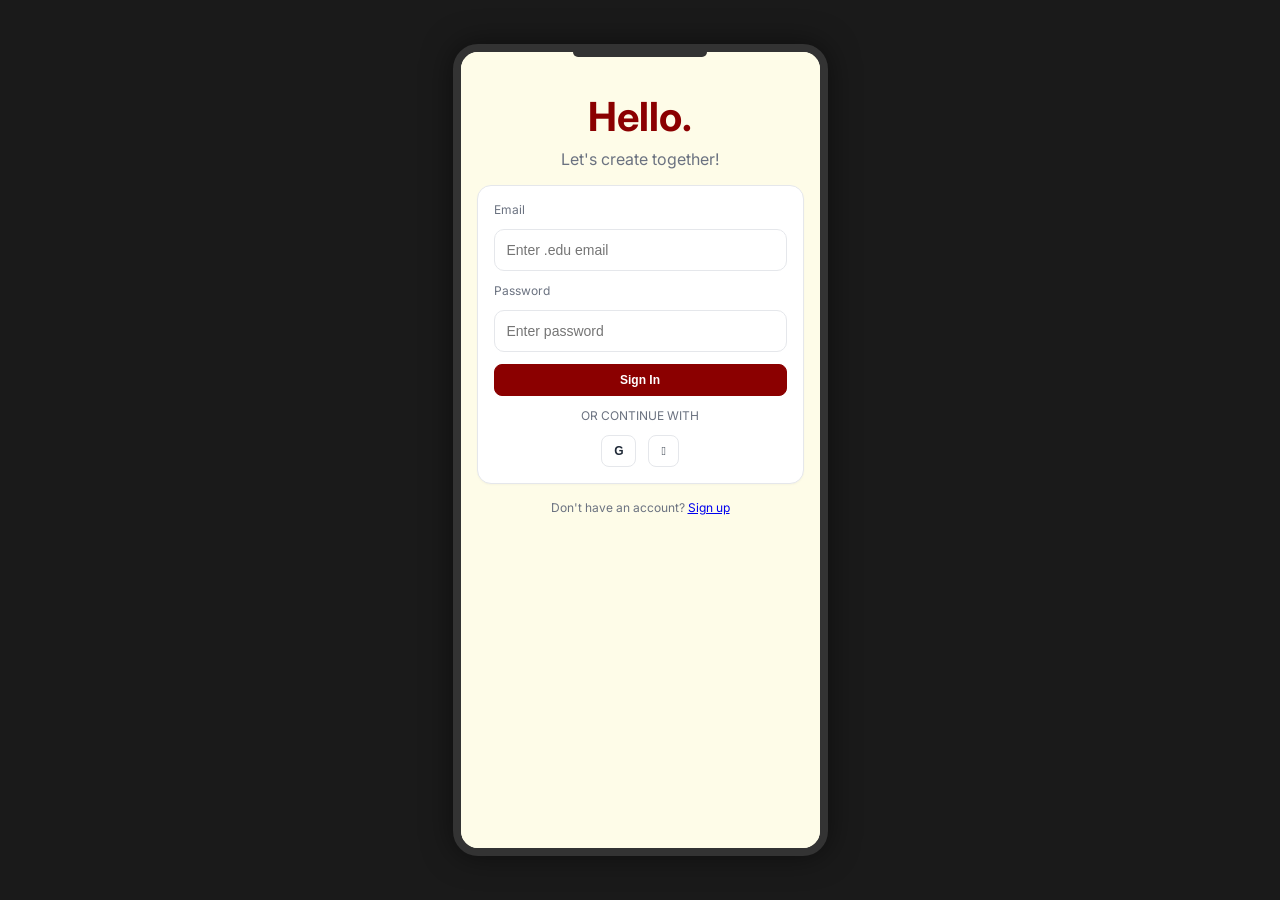
<file: share.html>
<!doctype html>
<html lang="en">
<head>
  <meta charset="utf-8" />
  <meta name="viewport" content="width=device-width, initial-scale=1" />
  <title>CoCreate – Share</title>
  <link rel="stylesheet" href="assets/css/styles.css" />
</head>
<body>
  <div class="mobile-frame">
    <div class="mobile-content">
      <div class="container">
        <div class="header">
          <button class="button" onclick="CoCreate.nav('home.html')">←</button>
          <div class="title">Share CoCreate</div>
        </div>

        <div class="card">
          <div style="text-align:center; margin-bottom:20px">
            <div style="font-size:48px; margin-bottom:16px">🚀</div>
            <div style="font-weight:700; font-size:20px; margin-bottom:8px">Share CoCreate</div>
            <div class="small">Help your friends discover amazing collaboration opportunities</div>
          </div>
          
          <div class="form">
            <label class="small">Share Link</label>
            <div class="row">
              <input id="share-link" value="https://cocreate.app/demo" readonly style="flex:1; background:#f5f5f5" />
              <button class="button primary" onclick="copyLink()">Copy</button>
            </div>
          </div>

          <div class="section-title">Share Options</div>
          <div class="grid" style="grid-template-columns: 1fr 1fr; gap: 12px">
            <button class="button" onclick="shareVia('twitter')">🐦 Twitter</button>
            <button class="button" onclick="shareVia('linkedin')">💼 LinkedIn</button>
            <button class="button" onclick="shareVia('whatsapp')">📱 WhatsApp</button>
            <button class="button" onclick="shareVia('email')">📧 Email</button>
          </div>

          <div class="section-title">QR Code</div>
          <div style="text-align:center; padding:20px; background:#f9f9f9; border-radius:12px">
            <div style="font-size:48px; margin-bottom:12px">📱</div>
            <div class="small">Scan to open CoCreate</div>
          </div>
        </div>

        <div class="card" style="margin-top:12px">
          <div style="font-weight:600; margin-bottom:12px">Why share CoCreate?</div>
          <div class="small" style="line-height:1.5">
            • Find perfect project collaborators<br>
            • Discover exciting hackathons and case competitions<br>
            • Build your network with like-minded students<br>
            • Showcase your skills and projects<br>
            • Get matched based on your expertise
          </div>
        </div>

        <div class="footer-space"></div>
      </div>
    </div>
    
    <div class="navbar">
    <a onclick="CoCreate.nav('home.html')">Home</a>
    <a onclick="CoCreate.nav('dms.html')">DMs</a>
    <a onclick="CoCreate.nav('saved.html')">Saved</a>
    <a onclick="CoCreate.nav('profile.html')">My Profile</a>
    <a onclick="CoCreate.nav('taskboard.html')">Task Board</a>
    </div>
  </div>

  <script src="assets/js/data.js"></script>
  <script src="assets/js/app.js"></script>
  <script>
    const user = CoCreate.ensureAuth();

    function copyLink(){
      const link = document.getElementById('share-link');
      link.select();
      link.setSelectionRange(0, 99999);
      document.execCommand('copy');
      CoCreate.toast('Link copied to clipboard!');
    }

    function shareVia(platform){
      const url = 'https://cocreate.app/demo';
      const text = 'Check out CoCreate - the collaboration platform for students! 🚀';
      
      let shareUrl = '';
      switch(platform){
        case 'twitter':
          shareUrl = `https://twitter.com/intent/tweet?text=${encodeURIComponent(text)}&url=${encodeURIComponent(url)}`;
          break;
        case 'linkedin':
          shareUrl = `https://www.linkedin.com/sharing/share-offsite/?url=${encodeURIComponent(url)}`;
          break;
        case 'whatsapp':
          shareUrl = `https://wa.me/?text=${encodeURIComponent(text + ' ' + url)}`;
          break;
        case 'email':
          shareUrl = `mailto:?subject=${encodeURIComponent('Check out CoCreate!')}&body=${encodeURIComponent(text + ' ' + url)}`;
          break;
      }
      
      if(shareUrl){
        window.open(shareUrl, '_blank');
        CoCreate.toast('Opening ' + platform + '...');
      }
    }
  </script>
</body>
</html>
</file>
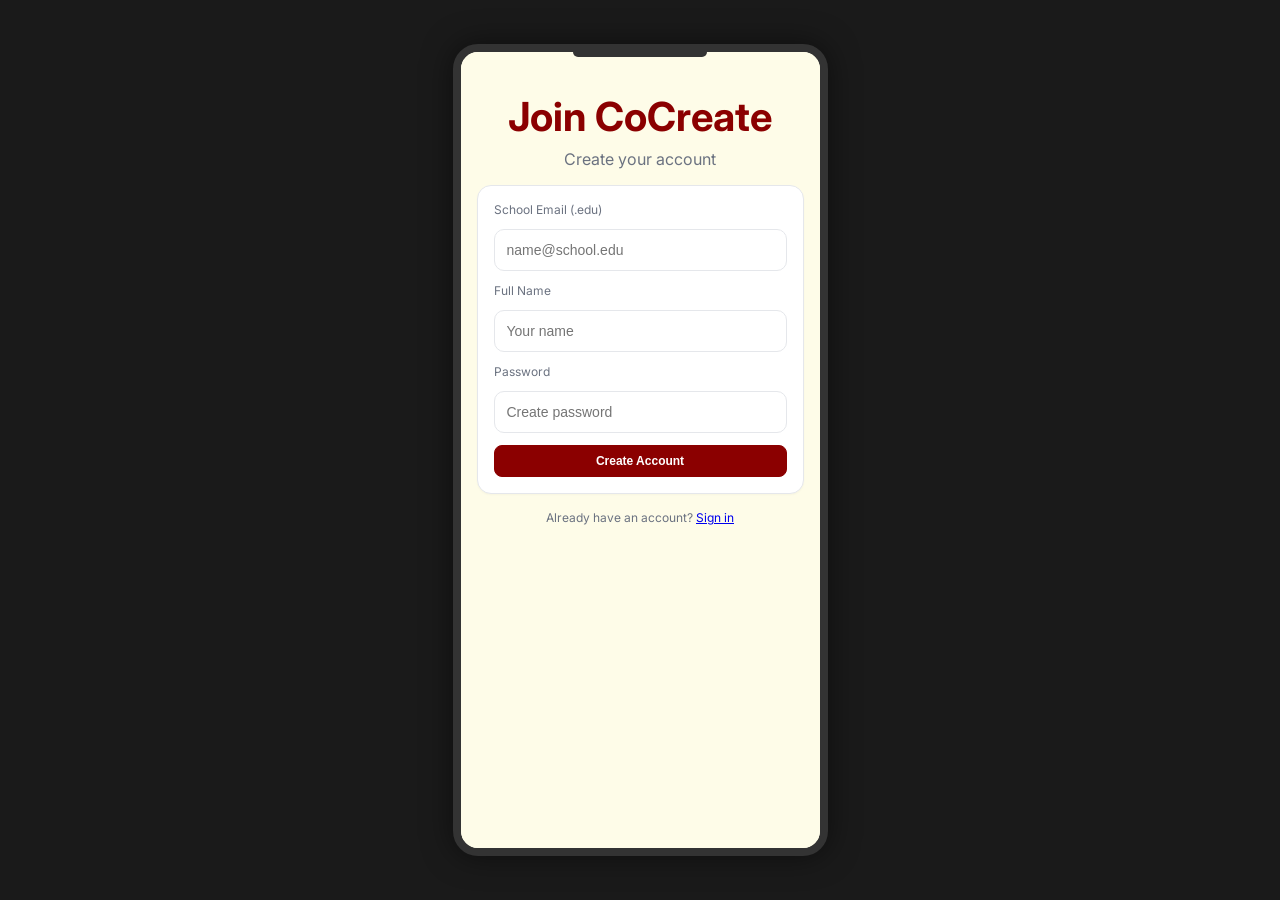
<file: signup.html>
<!doctype html>
<html lang="en">
<head>
  <meta charset="utf-8" />
  <meta name="viewport" content="width=device-width, initial-scale=1" />
  <title>CoCreate – Sign Up</title>
  <link rel="stylesheet" href="assets/css/styles.css" />
</head>
<body>
  <div class="mobile-frame">
    <div class="mobile-content">
      <div class="container">
    <div class="center">
      <div class="brand-hello">Join CoCreate</div>
      <div class="subtitle">Create your account</div>
    </div>

    <div class="card" style="margin-top:16px">
      <div class="form">
        <label class="small">School Email (.edu)</label>
        <input id="email" type="email" placeholder="name@school.edu" />
        <label class="small">Full Name</label>
        <input id="name" type="text" placeholder="Your name" />
        <label class="small">Password</label>
        <input id="password" type="password" placeholder="Create password" />
        <button id="create" class="button primary block">Create Account</button>
      </div>
    </div>

    <div class="center small" style="margin-top:16px">Already have an account? <a href="index.html">Sign in</a></div>
      </div>
    </div>
  </div>

  <script src="assets/js/data.js"></script>
  <script src="assets/js/app.js"></script>
  <script>
    const prefill = localStorage.getItem('cocreate_prefill_email');
    if(prefill) document.getElementById('email').value = prefill;

    function isEdu(email){ return /@[a-zA-Z0-9-]+\.edu$/i.test(email.trim()); }

    document.getElementById('create').addEventListener('click', () => {
      const email = document.getElementById('email').value.trim();
      const name = document.getElementById('name').value.trim();
      if(!isEdu(email)) { CoCreate.toast('Use a valid .edu email'); return; }
      if(!name) { CoCreate.toast('Enter your name'); return; }
      const user = {
        id: 'u' + Date.now(),
        name,
        school: '',
        email,
        skills: [],
        photo: 'https://i.pravatar.cc/100?u=' + encodeURIComponent(email),
        resumeUrl: ''
      };
      // Add to in-memory and persist current user only
      CoCreateData.users.push(user);
      CoCreate.saveCurrentUser(user);
      CoCreate.toast('Account created');
      setTimeout(() => CoCreate.nav('profile.html'), 500);
    });
  </script>
</body>
</html>
</file>
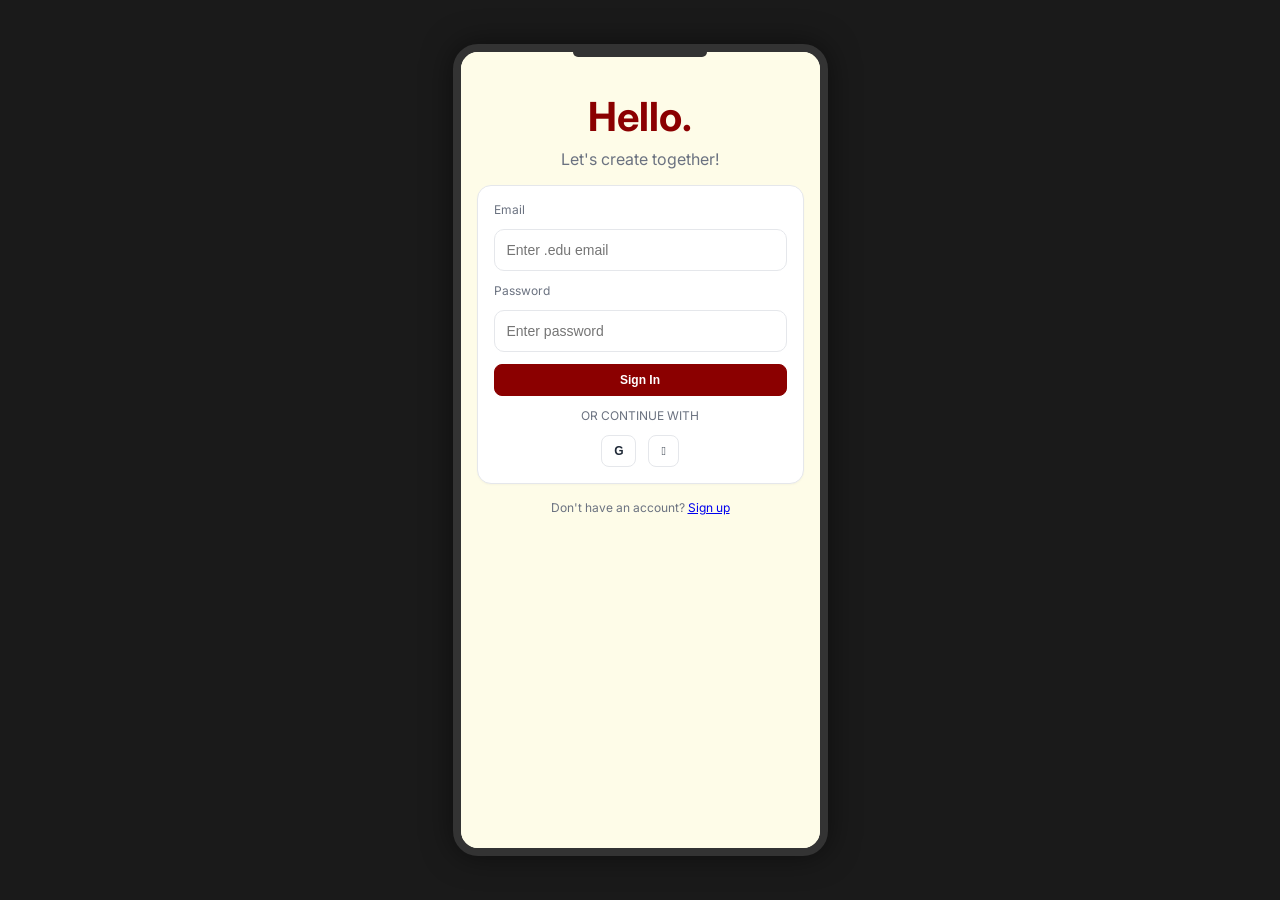
<file: taskboard.html>
<!doctype html>
<html lang="en">
<head>
  <meta charset="utf-8" />
  <meta name="viewport" content="width=device-width, initial-scale=1" />
  <title>CoCreate – Task Board</title>
  <link rel="stylesheet" href="assets/css/styles.css" />
</head>
<body>
  <div class="mobile-frame">
    <div class="mobile-content">
      <div class="container">
    <div class="header">
      <button class="button" onclick="CoCreate.nav('home.html')">←</button>
      <div class="title">Task Board</div>
    </div>

    <div class="card">
      <div class="task-header">
        <div>
          <div style="font-weight:700; font-size:18px">Project Completion Stats</div>
          <div class="small">Track progress across all projects</div>
        </div>
        <div class="stat-item">
          <div class="stat-number" id="total-projects">0</div>
          <div class="stat-label">Total Projects</div>
        </div>
      </div>
    </div>

    <div id="task-board" class="task-board"></div>

    <div class="footer-space"></div>
      </div>
    </div>
    
    <div class="navbar">
    <a onclick="CoCreate.nav('home.html')">Home</a>
    <a onclick="CoCreate.nav('dms.html')">DMs</a>
    <a onclick="CoCreate.nav('saved.html')">Saved</a>
    <a onclick="CoCreate.nav('profile.html')">My Profile</a>
    <a class="active">Task Board</a>
    </div>
  </div>

  <script src="assets/js/data.js"></script>
  <script src="assets/js/app.js"></script>
  <script>
    const user = CoCreate.ensureAuth();

    function renderTaskBoard(){
      const board = document.getElementById('task-board');
      board.innerHTML = '';

      // Calculate stats
      const totalProjects = CoCreateData.projects.length;
      const completedProjects = CoCreateData.projects.filter(p => p.team.length >= 2).length;
      const activeProjects = CoCreateData.projects.filter(p => p.team.length > 0 && p.team.length < 2).length;
      const totalMembers = CoCreateData.projects.reduce((sum, p) => sum + p.team.length, 0);

      document.getElementById('total-projects').textContent = totalProjects;

      // Create project cards with completion stats
      CoCreateData.projects.forEach(p => {
        const creator = getUserById(p.creatorId) || user;
        const completionPercent = Math.min(100, (p.team.length / 3) * 100); // Assuming 3 is ideal team size
        const card = document.createElement('div');
        card.className = 'task-card';
        
        card.innerHTML = `
          <div class="task-header">
            <div>
              <div style="font-weight:600">${p.title}</div>
              <div class="small">by ${creator.name}</div>
            </div>
            <div class="progress-ring">
              <svg viewBox="0 0 50 50">
                <circle cx="25" cy="25" r="20" />
                <circle cx="25" cy="25" r="20" class="progress" 
                        style="stroke-dashoffset: ${157 - (157 * completionPercent / 100)}" />
              </svg>
              <div style="position: absolute; top: 50%; left: 50%; transform: translate(-50%, -50%); font-size: 10px; font-weight: 600; color: var(--primary);">
                ${Math.round(completionPercent)}%
              </div>
            </div>
          </div>
          
          <div class="task-stats">
            <div class="stat-item">
              <div class="stat-number">${p.team.length}</div>
              <div class="stat-label">Members</div>
            </div>
            <div class="stat-item">
              <div class="stat-number">${p.requiredSkills.length}</div>
              <div class="stat-label">Skills</div>
            </div>
            <div class="stat-item">
              <div class="stat-number">${p.savedBy.length}</div>
              <div class="stat-label">Saved</div>
            </div>
          </div>
          
          <div class="chips" style="margin-top: 12px">
            ${p.requiredSkills.map(s => `<span class="chip">${s}</span>`).join('')}
          </div>
          
          <div style="margin-top: 12px; font-size: 12px; color: var(--muted)">
            ${p.team.length === 0 ? 'No members yet' : 
              p.team.length === 1 ? 'Looking for more members' :
              p.team.length >= 2 ? 'Team complete!' : 'In progress'}
          </div>
        `;
        
        board.appendChild(card);
      });

      // Add overall stats card
      const statsCard = document.createElement('div');
      statsCard.className = 'task-card';
      statsCard.innerHTML = `
        <div class="task-header">
          <div style="font-weight:600">Overall Progress</div>
        </div>
        <div class="task-stats">
          <div class="stat-item">
            <div class="stat-number">${completedProjects}</div>
            <div class="stat-label">Completed</div>
          </div>
          <div class="stat-item">
            <div class="stat-number">${activeProjects}</div>
            <div class="stat-label">Active</div>
          </div>
          <div class="stat-item">
            <div class="stat-number">${totalMembers}</div>
            <div class="stat-label">Total Members</div>
          </div>
        </div>
        <div style="margin-top: 12px">
          <div class="progress">
            <span style="width: ${(completedProjects / totalProjects) * 100}%"></span>
          </div>
          <div class="small" style="margin-top: 4px">
            ${Math.round((completedProjects / totalProjects) * 100)}% of projects have full teams
          </div>
        </div>
      `;
      board.insertBefore(statsCard, board.firstChild);
    }

    renderTaskBoard();
  </script>
</body>
</html>
</file>
<file: assets/css/styles.css>
@import url('https://fonts.googleapis.com/css2?family=Inter:wght@400;500;600;700&display=swap');

:root {
  --bg: #fefce8;
  --card: #ffffff;
  --primary: #8b0000;
  --primary-light: #a52a2a;
  --secondary: #ffd700;
  --secondary-light: #fff8dc;
  --text: #1f2937;
  --muted: #6b7280;
  --border: #e5e7eb;
  --accent: #ffe4e1;
  --chip-bg: #f3f4f6;
  --success: #16a34a;
  --warning: #f59e0b;
  --error: #dc2626;
}

* { box-sizing: border-box; }
html, body { height: 100%; }
body {
  margin: 0;
  font-family: Inter, system-ui, -apple-system, Segoe UI, Roboto, Arial, sans-serif;
  color: var(--text);
  background: #1a1a1a;
  min-height: 100vh;
  display: flex;
  justify-content: center;
  align-items: center;
  padding: 20px;
}

.mobile-frame {
  width: 375px;
  height: 812px;
  background: var(--bg);
  border-radius: 25px;
  border: 8px solid #333;
  box-shadow: 0 0 30px rgba(0,0,0,0.5);
  overflow: hidden;
  position: relative;
  display: flex;
  flex-direction: column;
}

.mobile-frame::before {
  content: '';
  position: absolute;
  top: 0;
  left: 50%;
  transform: translateX(-50%);
  width: 134px;
  height: 5px;
  background: #333;
  border-radius: 0 0 10px 10px;
  z-index: 10;
}

.mobile-content {
  flex: 1;
  overflow-y: auto;
  background: var(--bg);
  position: relative;
}

.container { max-width: 100%; margin: 0; padding: 16px; height: 100%; display: flex; flex-direction: column; }
.header { display:flex; align-items:center; gap:12px; padding:12px 0; }
.header .title { font-weight:700; font-size:20px; }

.card { background: var(--card); border: 1px solid var(--border); border-radius: 14px; padding: 16px; box-shadow: 0 1px 2px rgba(0,0,0,0.03); }
.section-title { font-size:14px; font-weight:600; margin:16px 0 8px; color: var(--muted); }

input, select, textarea {
  width: 100%;
  padding: 12px 12px;
  border: 1px solid var(--border);
  border-radius: 10px;
  background: #fff;
  font-size: 14px;
}

input:focus, select:focus, textarea:focus { outline: 2px solid #f3bcbc; border-color: #f3bcbc; }

.button { display:inline-flex; align-items:center; justify-content:center; gap:6px; padding: 8px 12px; border-radius: 8px; border: 1px solid var(--border); background:#fff; color: var(--text); font-weight:600; cursor:pointer; font-size: 12px; }
.button.primary { background: var(--primary); border-color: var(--primary); color: #fff; }
.button.secondary { background: var(--secondary); border-color: var(--secondary); color: var(--primary); font-weight: 600; }
.button.muted { background: var(--chip-bg); }
.button.block { width:100%; }

.center { text-align:center; }
.subtitle { color: var(--muted); }

.brand-hello { font-size: 40px; color: var(--primary); font-weight: 700; margin: 24px 0 8px; }
.small { font-size: 12px; color: var(--muted); }

.row { display:flex; gap:12px; }
.grid { display:grid; gap:12px; }
.chips { display:flex; gap:8px; flex-wrap: wrap; }
.chip { background: var(--secondary-light); border:1px solid var(--secondary); padding:6px 10px; border-radius:999px; font-size:12px; color: var(--primary); font-weight:500; }
.chip.accent { background: var(--secondary-light); border-color: var(--secondary); color: var(--primary); }
.chip.primary { background: var(--primary); color: #fff; border-color: var(--primary); }

.navbar { position: relative; background:#fff; border-top:1px solid var(--border); display:flex; justify-content:space-between; padding:8px 16px; margin: 0; border-radius:0; flex-shrink: 0; }
.navbar a { color:#6b7280; text-decoration:none; font-size:12px; display:flex; flex-direction:column; align-items:center; gap:6px; }
.navbar a.active { color: var(--primary); font-weight:600; }

.project-card { position: relative; }
.project-card .badge { position:absolute; right:12px; top:12px; background:var(--secondary-light); color:var(--primary); border:1px solid var(--secondary); padding:6px 8px; border-radius:999px; font-size:12px; font-weight:600; }
.project-card .actions { display:flex; gap:8px; margin-top:12px; }
.project-card .meta { display:flex; align-items:center; gap:8px; color:var(--muted); font-size:12px; margin-bottom:8px; }

.progress { height:8px; background:#f3f4f6; border-radius:999px; overflow:hidden; }
.progress > span { display:block; height:100%; background: var(--primary); width:0; }

.avatar { width:40px; height:40px; border-radius:999px; object-fit:cover; border:2px solid #fff; box-shadow:0 0 0 1px var(--border); }

.kpi { display:flex; align-items:center; gap:8px; }
.kpi .num { font-weight:700; }

.hidden { display:none !important; }

.footer-space { height: 60px; }

/* forms layout */
.form { display:grid; gap:12px; }
.upload { border: 1px dashed var(--border); border-radius: 10px; padding: 14px; text-align:center; color: var(--muted); background:#fff; }

/* simple toast */
.toast { position:fixed; left:50%; transform:translateX(-50%); bottom:90px; background:var(--primary); color:#fff; padding:10px 14px; border-radius:10px; font-size:13px; box-shadow:0 6px 20px rgba(0,0,0,0.2); }

/* filters */
.filters { 
  display:flex !important; 
  gap:8px; 
  margin:12px 0; 
  flex-wrap:nowrap; 
  overflow-x:auto; 
  padding:8px 0; 
  background: rgba(255,255,255,0.1);
  border: 1px solid rgba(0,0,0,0.1);
  border-radius: 8px;
}
.filter-chip { background:var(--secondary-light); border:1px solid var(--secondary); padding:6px 12px; border-radius:999px; font-size:12px; cursor:pointer; color: var(--primary); font-weight:500; }
.filter-chip.active { background:var(--primary); color:#fff; border-color:var(--primary); }

/* dropdown filters */
.filter-dropdown { 
  position: relative; 
  display: inline-block; 
  flex-shrink: 0;
}
.filter-dropdown select { 
  background: var(--secondary-light) !important; 
  border: 1px solid var(--secondary) !important; 
  color: var(--primary) !important; 
  padding: 10px 12px !important; 
  border-radius: 8px !important; 
  font-size: 12px !important; 
  font-weight: 500 !important;
  cursor: pointer !important;
  appearance: none !important;
  background-image: url("data:image/svg+xml;charset=UTF-8,%3csvg xmlns='http://www.w3.org/2000/svg' viewBox='0 0 24 24' fill='none' stroke='%238b0000' stroke-width='2' stroke-linecap='round' stroke-linejoin='round'%3e%3cpolyline points='6,9 12,15 18,9'%3e%3c/polyline%3e%3c/svg%3e") !important;
  background-repeat: no-repeat !important;
  background-position: right 8px center !important;
  background-size: 12px !important;
  padding-right: 28px !important;
  width: 100% !important;
  min-height: 40px !important;
  display: block !important;
  visibility: visible !important;
  opacity: 1 !important;
}

/* messaging */
.message-modal { position:fixed; top:0; left:0; right:0; bottom:0; background:rgba(0,0,0,0.5); display:flex; align-items:center; justify-content:center; z-index:1000; }
.message-content { background:#fff; border-radius:12px; padding:20px; max-width:400px; width:90%; max-height:80vh; overflow-y:auto; }
.message-header { display:flex; justify-content:space-between; align-items:center; margin-bottom:16px; }
.message-list { max-height:300px; overflow-y:auto; }
.message-item { padding:8px 0; border-bottom:1px solid var(--border); }
.message-input { display:flex; gap:8px; margin-top:12px; }
.message-input input { flex:1; }

/* saved projects */
.empty-state { text-align:center; padding:40px 20px; color:var(--muted); }
.empty-state .icon { font-size:48px; margin-bottom:16px; }

/* task board */
.task-board { display: grid; gap: 16px; }
.task-card { background: var(--card); border: 1px solid var(--border); border-radius: 12px; padding: 16px; }
.task-header { display: flex; justify-content: space-between; align-items: center; margin-bottom: 12px; }
.task-stats { display: flex; gap: 16px; }
.stat-item { text-align: center; }
.stat-number { font-size: 24px; font-weight: 700; color: var(--primary); }
.stat-label { font-size: 12px; color: var(--muted); }
.progress-ring { width: 60px; height: 60px; }
.progress-ring circle { fill: none; stroke: var(--secondary); stroke-width: 4; }
.progress-ring .progress { stroke: var(--primary); stroke-dasharray: 157; stroke-dashoffset: 0; transition: stroke-dashoffset 0.3s; }
</file>
